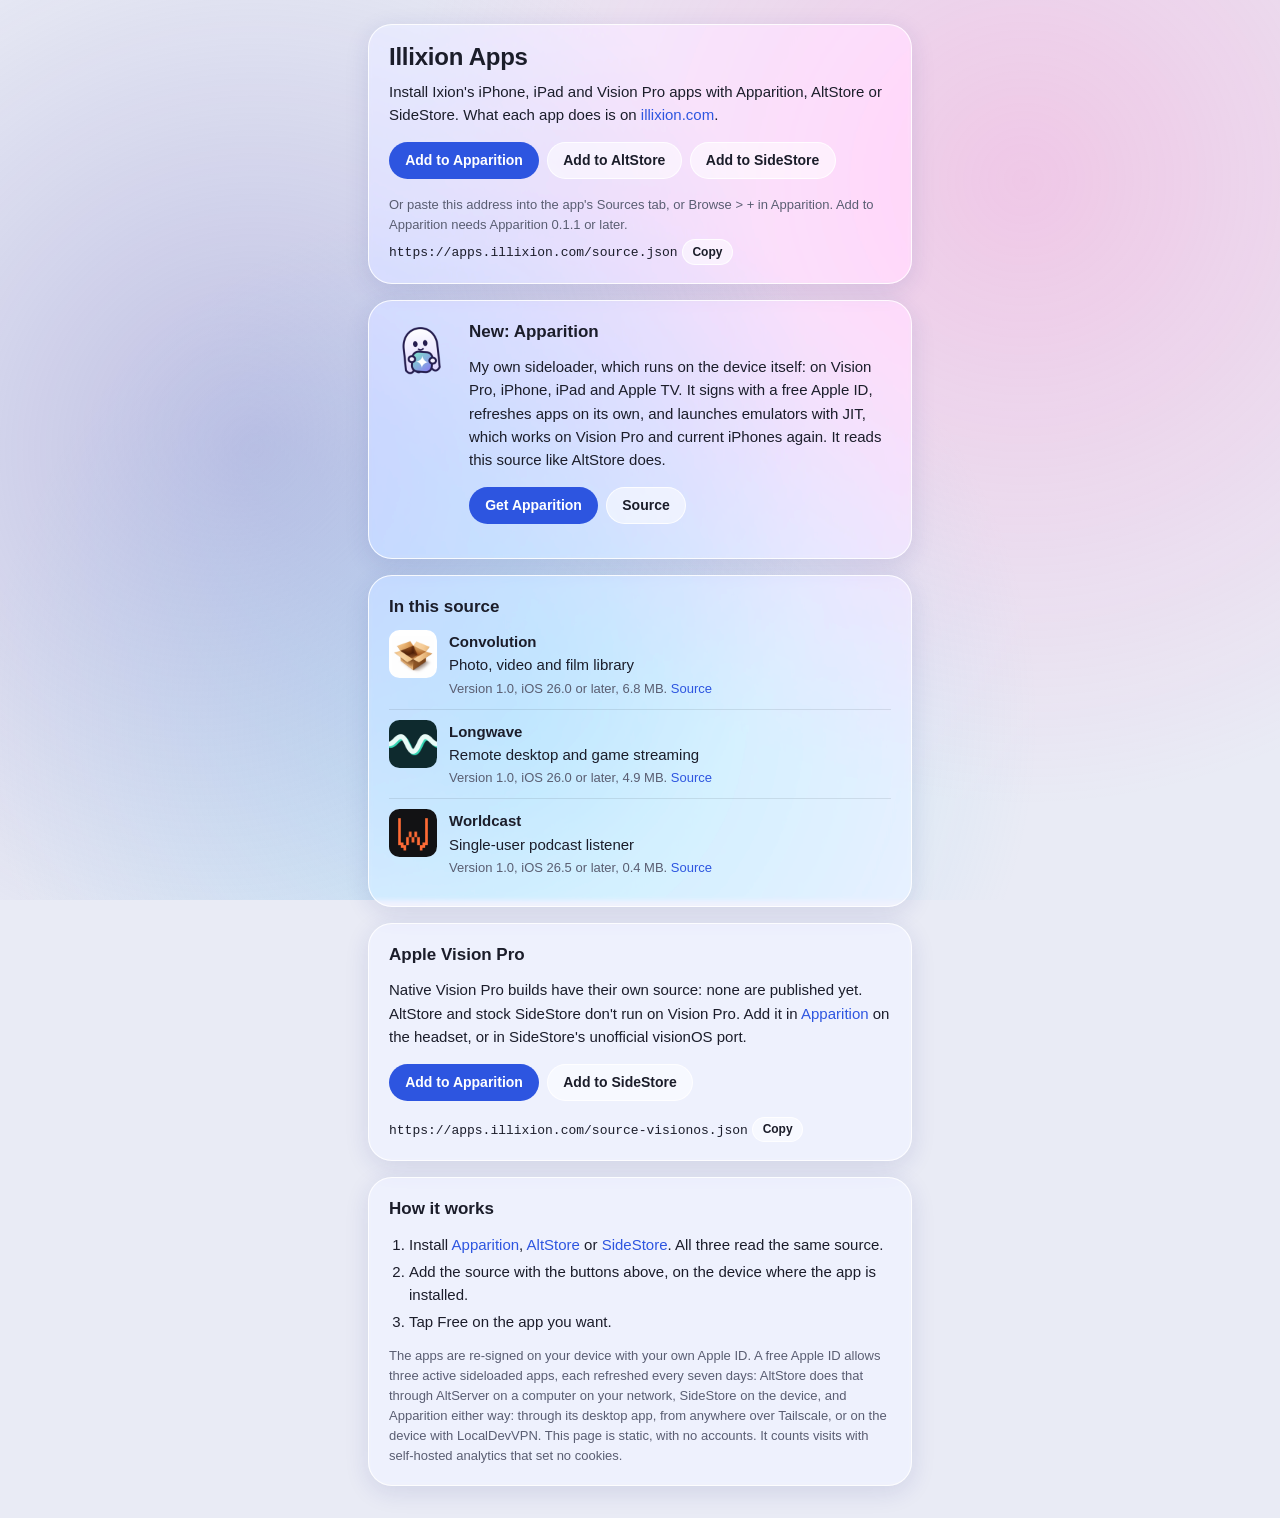
<file: Website/index.html>
<!doctype html>
<html lang="en">
<head>
  <meta charset="utf-8">
  <meta name="viewport" content="width=device-width, initial-scale=1, viewport-fit=cover">
  <title>Illixion Apps</title>
  <meta name="description" content="Install Ixion&#x27;s iPhone, iPad and Vision Pro apps with Apparition, AltStore or SideStore.">
  <meta name="color-scheme" content="light dark">
  <meta name="theme-color" content="#E9EBF5" media="(prefers-color-scheme: light)">
  <meta name="theme-color" content="#0E0F1A" media="(prefers-color-scheme: dark)">
  <link rel="icon" href="icons/convolution.png">
  <link rel="stylesheet" href="styles.css">
  <script src="https://stats.illixion.com/t.js" defer data-website-id="7b76fb3e-88be-46c7-9f8c-4391c05795c6" data-domains="apps.illixion.com"></script>
  <script src="engaged.js" defer></script>
</head>
<body>
<main>
  <section class="glass">
    <h1>Illixion Apps</h1>
    <p>Install Ixion&#x27;s iPhone, iPad and Vision Pro apps with Apparition, AltStore or SideStore. What each app does is on <a href="https://illixion.com/#apps">illixion.com</a>.</p>
    <p class="actions">
      <a class="pill primary" href="apparition://source?url=https://apps.illixion.com/source.json">Add to Apparition</a>
      <a class="pill" href="altstore://source?url=https://apps.illixion.com/source.json">Add to AltStore</a>
      <a class="pill" href="sidestore://source?url=https://apps.illixion.com/source.json">Add to SideStore</a>
    </p>
    <p class="muted">Or paste this address into the app's Sources tab, or Browse &gt; + in Apparition. Add to Apparition needs Apparition 0.1.1 or later.</p>
    <p class="url"><code>https://apps.illixion.com/source.json</code> <button class="pill small" type="button" data-copy="https://apps.illixion.com/source.json">Copy</button></p>
  </section>

  <section class="glass app-promo">
    <img src="icons/apparition.png" width="64" height="64" alt="">
    <div>
      <h2>New: Apparition</h2>
      <p>My own sideloader, which runs on the device itself: on Vision Pro, iPhone, iPad and Apple TV. It signs with a free Apple ID, refreshes apps on its own, and launches emulators with JIT, which works on Vision Pro and current iPhones again. It reads this source like AltStore does.</p>
      <p class="actions"><a class="pill primary" href="https://apparition.illixion.com">Get Apparition</a> <a class="pill" href="https://github.com/illixion/Apparition">Source</a></p>
    </div>
  </section>

  <section class="glass">
    <h2>In this source</h2>
    <ul class="apps">
      <li>
        <img src="icons/convolution.png" width="48" height="48" alt="">
        <div>
          <h3>Convolution</h3>
          <p>Photo, video and film library</p>
          <p class="muted">Version 1.0, iOS 26.0 or later, 6.8 MB. <a href="https://github.com/illixion/Convolution">Source</a></p>
        </div>
      </li>
      <li>
        <img src="icons/longwave.png" width="48" height="48" alt="">
        <div>
          <h3>Longwave</h3>
          <p>Remote desktop and game streaming</p>
          <p class="muted">Version 1.0, iOS 26.0 or later, 4.9 MB. <a href="https://github.com/illixion/Longwave">Source</a></p>
        </div>
      </li>
      <li>
        <img src="icons/worldcast.png" width="48" height="48" alt="">
        <div>
          <h3>Worldcast</h3>
          <p>Single-user podcast listener</p>
          <p class="muted">Version 1.0, iOS 26.5 or later, 0.4 MB. <a href="https://github.com/illixion/worldcast">Source</a></p>
        </div>
      </li>
    </ul>
  </section>

  <section class="glass">
    <h2>Apple Vision Pro</h2>
    <p>Native Vision Pro builds have their own source: none are published yet. AltStore and stock SideStore don't run on Vision Pro. Add it in <a href="https://apparition.illixion.com">Apparition</a> on the headset, or in SideStore's unofficial visionOS port.</p>
    <p class="actions">
      <a class="pill primary" href="apparition://source?url=https://apps.illixion.com/source-visionos.json">Add to Apparition</a>
      <a class="pill" href="sidestore://source?url=https://apps.illixion.com/source-visionos.json">Add to SideStore</a>
    </p>
    <p class="url"><code>https://apps.illixion.com/source-visionos.json</code> <button class="pill small" type="button" data-copy="https://apps.illixion.com/source-visionos.json">Copy</button></p>
  </section>

  <section class="glass">
    <h2>How it works</h2>
    <ol>
      <li>Install <a href="https://apparition.illixion.com">Apparition</a>, <a href="https://altstore.io">AltStore</a> or <a href="https://sidestore.io">SideStore</a>. All three read the same source.</li>
      <li>Add the source with the buttons above, on the device where the app is installed.</li>
      <li>Tap Free on the app you want.</li>
    </ol>
    <p class="muted">The apps are re-signed on your device with your own Apple ID. A free Apple ID allows three active sideloaded apps, each refreshed every seven days: AltStore does that through AltServer on a computer on your network, SideStore on the device, and Apparition either way: through its desktop app, from anywhere over Tailscale, or on the device with LocalDevVPN. This page is static, with no accounts. It counts visits with self-hosted analytics that set no cookies.</p>
  </section>
</main>
<script src="copy.js"></script>
</body>
</html>
</file>
<file: Website/styles.css>
/* Matches illixion.com's glass panels (adapted from kevinbism's liquid-glass-effect, MIT). */

:root {
  --bg: #E9EBF5;
  --ink: #1B1D2A;
  --muted: #5A5E72;
  --link: #2D55E0;
  --link-hover: #1438B8;
  --on-link: #FFFFFF;
  --blob-a: rgba(120, 119, 198, 0.38);
  --blob-b: rgba(255, 119, 198, 0.30);
  --blob-c: rgba(120, 219, 255, 0.34);
  --glass: rgba(255, 255, 255, 0.30);
  --glass-edge: rgba(255, 255, 255, 0.85);
  --glass-shadow: 0 6px 24px rgba(31, 38, 135, 0.12);
  --hairline: rgba(27, 29, 42, 0.10);
  --pill: rgba(255, 255, 255, 0.55);
  --pill-hover: rgba(255, 255, 255, 0.85);
  --code: rgba(27, 29, 42, 0.06);
  color-scheme: light dark;
}

@media (prefers-color-scheme: dark) {
  :root {
    --bg: #0E0F1A;
    --ink: #E7E8F2;
    --muted: #A0A4BA;
    --link: #8FB0FF;
    --link-hover: #BFD1FF;
    --on-link: #0E0F1A;
    --blob-a: rgba(120, 119, 198, 0.30);
    --blob-b: rgba(214, 90, 170, 0.22);
    --blob-c: rgba(70, 170, 220, 0.22);
    --glass: rgba(255, 255, 255, 0.06);
    --glass-edge: rgba(255, 255, 255, 0.18);
    --glass-shadow: 0 6px 24px rgba(0, 0, 0, 0.35);
    --hairline: rgba(255, 255, 255, 0.10);
    --pill: rgba(255, 255, 255, 0.10);
    --pill-hover: rgba(255, 255, 255, 0.18);
    --code: rgba(255, 255, 255, 0.07);
  }
}

*, *::before, *::after { box-sizing: border-box; margin: 0; padding: 0; }

body {
  min-height: 100vh;
  background: var(--bg);
  color: var(--ink);
  font: 400 0.9375rem/1.55 -apple-system, BlinkMacSystemFont, "Segoe UI", Roboto, sans-serif;
  padding: calc(1.5rem + env(safe-area-inset-top)) 1rem calc(2rem + env(safe-area-inset-bottom));
}

body::before {
  content: "";
  position: fixed;
  inset: 0;
  background-image:
    radial-gradient(circle at 20% 50%, var(--blob-a) 0%, transparent 50%),
    radial-gradient(circle at 80% 20%, var(--blob-b) 0%, transparent 50%),
    radial-gradient(circle at 40% 80%, var(--blob-c) 0%, transparent 50%);
  pointer-events: none;
  z-index: -1;
}

main { max-width: 34rem; margin: 0 auto; display: flex; flex-direction: column; gap: 1rem; }

a { color: var(--link); text-decoration: none; }
a:hover { color: var(--link-hover); text-decoration: underline; }
:focus-visible { outline: 2px solid var(--link); outline-offset: 2px; border-radius: 0.4rem; }

h1 { font-size: 1.5rem; line-height: 1.2; letter-spacing: -0.01em; margin-bottom: 0.5rem; }
h2 { font-size: 1.0625rem; margin-bottom: 0.625rem; }
h3 { font-size: 0.9375rem; }
p + p { margin-top: 0.5rem; }
.muted { color: var(--muted); font-size: 0.8125rem; }
code { font: 0.8125rem/1.5 ui-monospace, "SF Mono", Menlo, monospace; word-break: break-all; }

.glass {
  position: relative;
  background: var(--glass);
  -webkit-backdrop-filter: blur(2px) saturate(180%);
  backdrop-filter: blur(2px) saturate(180%);
  border: 1px solid var(--glass-edge);
  border-radius: 1.5rem;
  padding: 1.125rem 1.25rem;
  box-shadow: var(--glass-shadow);
}

.actions { display: flex; flex-wrap: wrap; gap: 0.5rem; margin: 1rem 0; }

.pill {
  display: inline-block;
  padding: 0.4rem 0.95rem;
  border-radius: 999px;
  border: 1px solid var(--glass-edge);
  background: var(--pill);
  color: var(--ink);
  font: inherit;
  font-size: 0.875rem;
  font-weight: 600;
  cursor: pointer;
}
.pill:hover { background: var(--pill-hover); color: var(--ink); text-decoration: none; }
.pill.primary { background: var(--link); border-color: transparent; color: var(--on-link); }
.pill.primary:hover { background: var(--link-hover); color: var(--on-link); }
.pill.small { padding: 0.15rem 0.6rem; font-size: 0.75rem; vertical-align: middle; }

.url { margin-top: 0.25rem; }

.apps { list-style: none; }
.apps li { display: flex; gap: 0.75rem; align-items: flex-start; padding: 0.625rem 0; border-top: 1px solid var(--hairline); }
.apps li:first-child { border-top: 0; padding-top: 0; }
.apps img { width: 3rem; height: 3rem; border-radius: 22%; flex: none; }
.apps p + p { margin-top: 0.125rem; }

ol { padding-left: 1.25rem; margin-bottom: 0.75rem; }
ol li + li { margin-top: 0.25rem; }
.app-promo { display: flex; gap: 1rem; align-items: flex-start; }
.app-promo img { width: 4rem; height: 4rem; border-radius: 22%; flex: none; }
</file>
